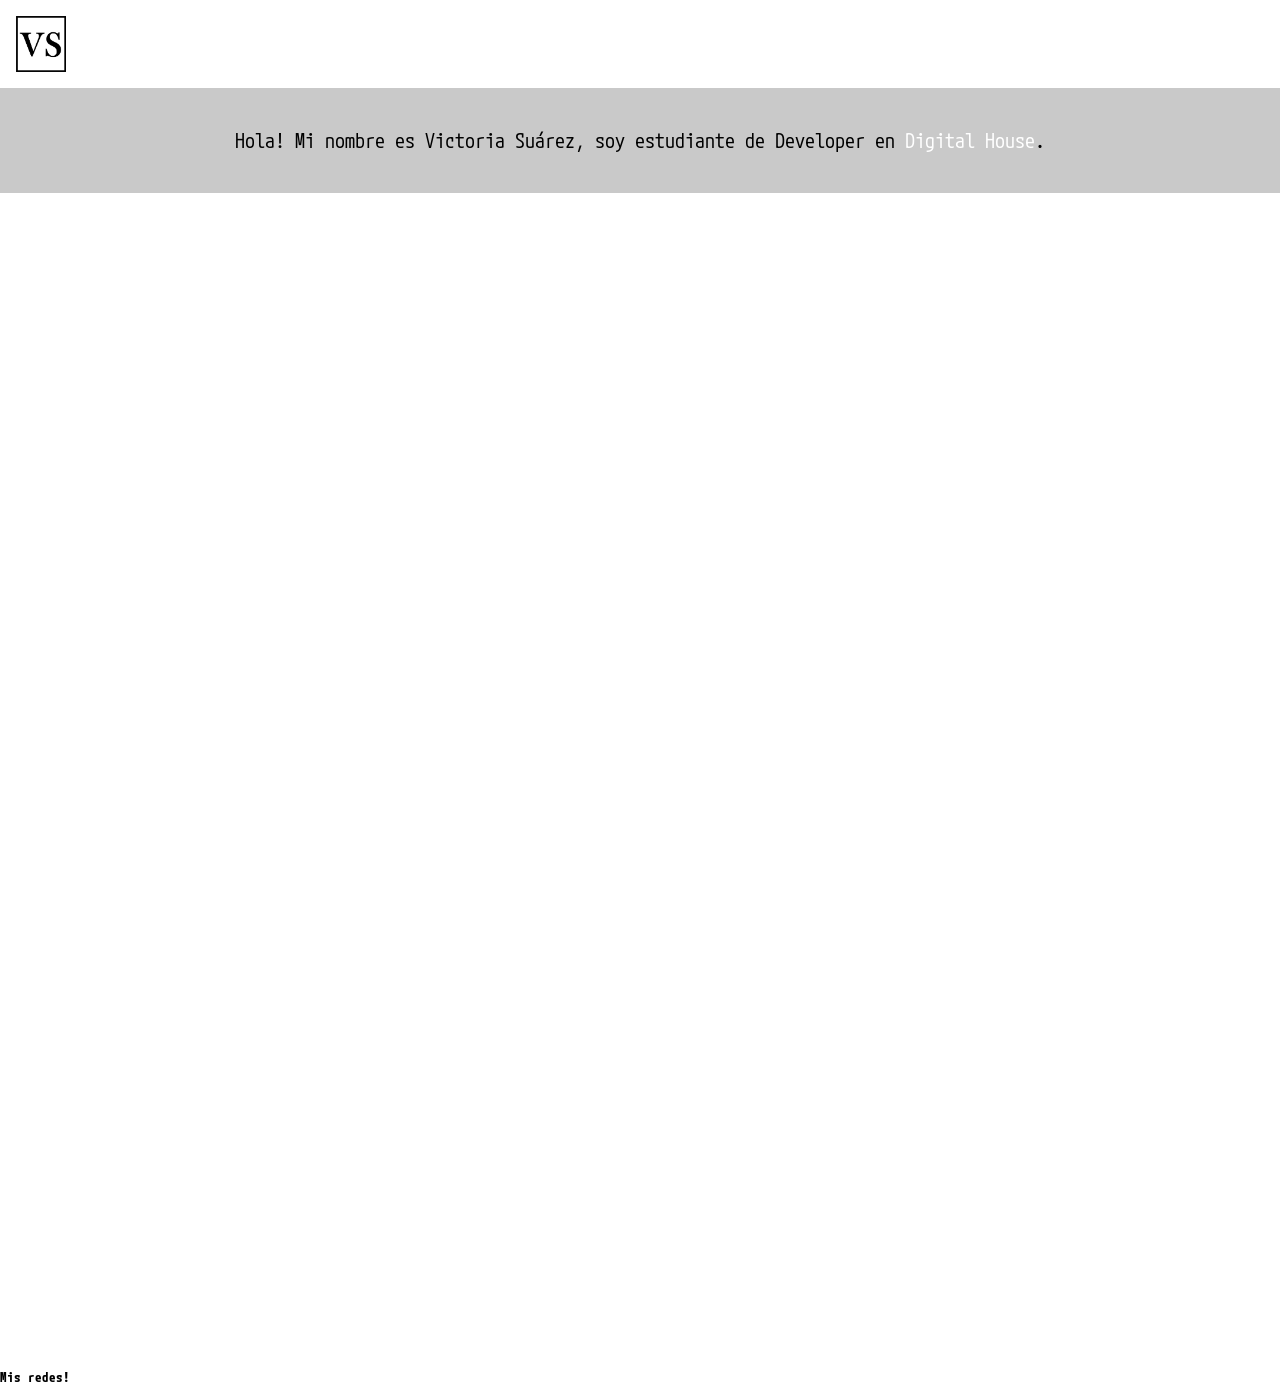
<file: index.html>
<!DOCTYPE html>
<html lang="es">

<head>
    <meta charset="UTF-8">
    <meta http-equiv="X-UA-Compatible" content="IE=edge">
    <meta name="viewport" content="width=device-width, initial-scale=1.0">
    <title>Portafolio Victoria Suarez</title>
    <link rel="stylesheet" href="style.css">
</head>

<body>
    <header>
        <div>
            <img width= 50px src="./img/VS.png" alt="portafolio">
        </div>
    </header>
    <main>
        <!-- Presentacion -->
        <p class="presentacion"> Hola! Mi nombre es Victoria Suárez, soy estudiante de Developer en 
            <a href="https://www.digitalhouse.com/latam/" target="_blank"> Digital House</a>. 
        </p>

        <!-- Letras tipiadas -->
        <div class="wrapper">
            <div class="typing-demo">
                Bienvenid@ a mi portafolio!
            </div>
        </div>
        <!-- Aviso de trabajos -->
        <div class="aviso"> A continuación se encuentra una lista de los trabajos realizados hasta el momento: </div>
        <!-- Lista de trabajos -->
        <div class="contenedor"> 
        </div>
    </main>
    <footer>
        <h5>Mis redes!</h5>
    </footer>
    <script src="./portafolio.js"></script>
    <script src="./script.js"></script>
</body>

</html>
</file>
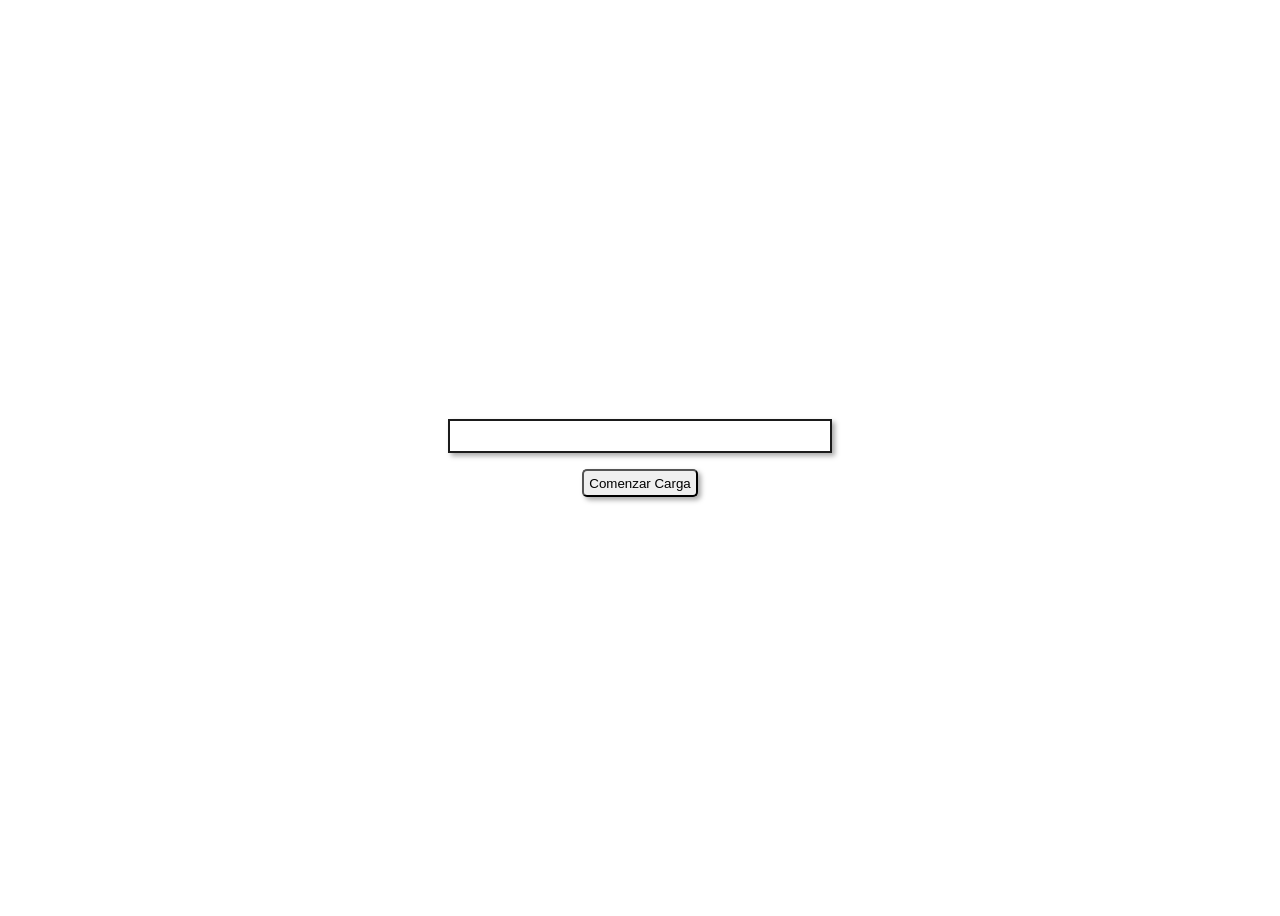
<file: Barra-de-carga/index.html>
<!DOCTYPE html>
<html lang="en">
<head>
    <meta charset="UTF-8">
    <meta http-equiv="X-UA-Compatible" content="IE=edge">
    <meta name="viewport" content="width=device-width, initial-scale=1.0">
    <title>Barra de Progreso</title>
    <link rel="stylesheet" href="./style.css">
</head>
<body>
    <div id="progreso">
        <div id="barra">10%</div>
    </div>
    <button id="iniciar-carga">Comenzar Carga</button>
    <script src="./index.js"></script>
</body>
</html>
</file>
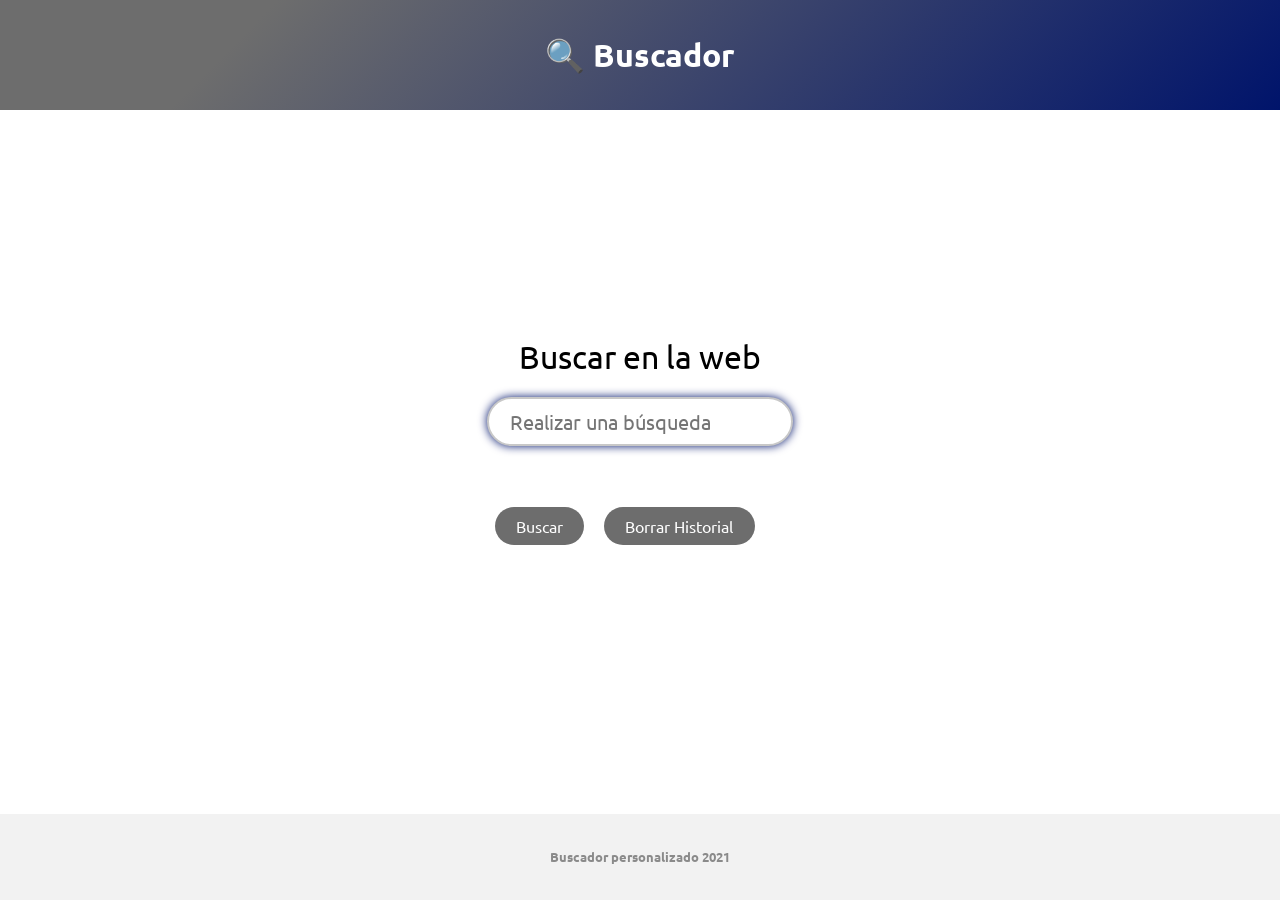
<file: Buscador/index.html>
<!DOCTYPE html>
<html lang="es">

<head>
    <meta charset="UTF-8">
    <meta http-equiv="X-UA-Compatible" content="IE=edge">
    <meta name="viewport" content="width=device-width, initial-scale=1.0">
    <title>Buscador</title>
    <link rel="stylesheet" href="./css/styles.css">
</head>

<body>
    <header class="super-center">
        <h1>🔍 Buscador</h1>
    </header>

    <main class="super-center">

        <form class="search">
            <label for="busqueda">Buscar en la web</label>
            <input id="busqueda" type="text" placeholder="Realizar una búsqueda">
            <button type="submit" class="btn-buscar">Buscar</button>
            <button id="delete" type="button">Borrar Historial</button>
        </form>

        <div id="busquedas-realizadas">

        </div>
    </main>

    <footer class="super-center">
        <h5>Buscador personalizado 2021</h5>
    </footer>


    <script src="./js/app.js"></script>
</body>

</html>
</file>
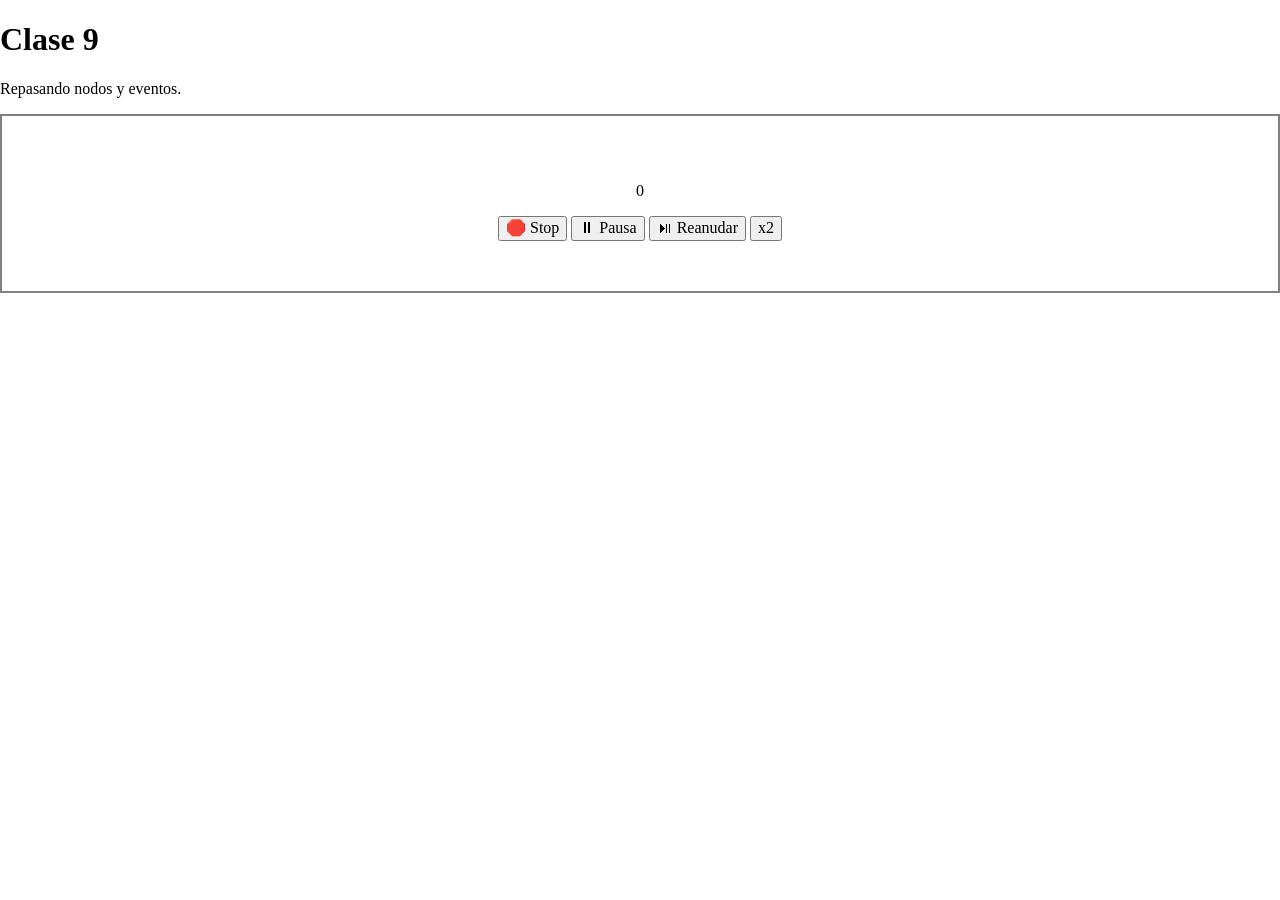
<file: Contador/index.html>
<!DOCTYPE html>
<html lang="en">
<head>
    <meta charset="UTF-8">
    <meta http-equiv="X-UA-Compatible" content="IE=edge">
    <meta name="viewport" content="width=device-width, initial-scale=1.0">
    <title>Document</title>
    <link rel="stylesheet" href="./css/normalize.css">
    <link rel="stylesheet" href="./css/styles.css">
    <script src="./js/app.js" defer></script>
</head>
<body>

    <header>
        <h1>Clase 9</h1>
        <p>Repasando nodos y eventos.</p>
    </header>

    <div class="contenedor">
        <p id="valor">0</p>
        <button id="stop">🛑 Stop</button>
        <button id="pause">⏸ Pausa</button>
        <button id="replay">⏯ Reanudar</button>
        <button id="fast">x2</button>
    </div>
    
</body>
</html>
</file>
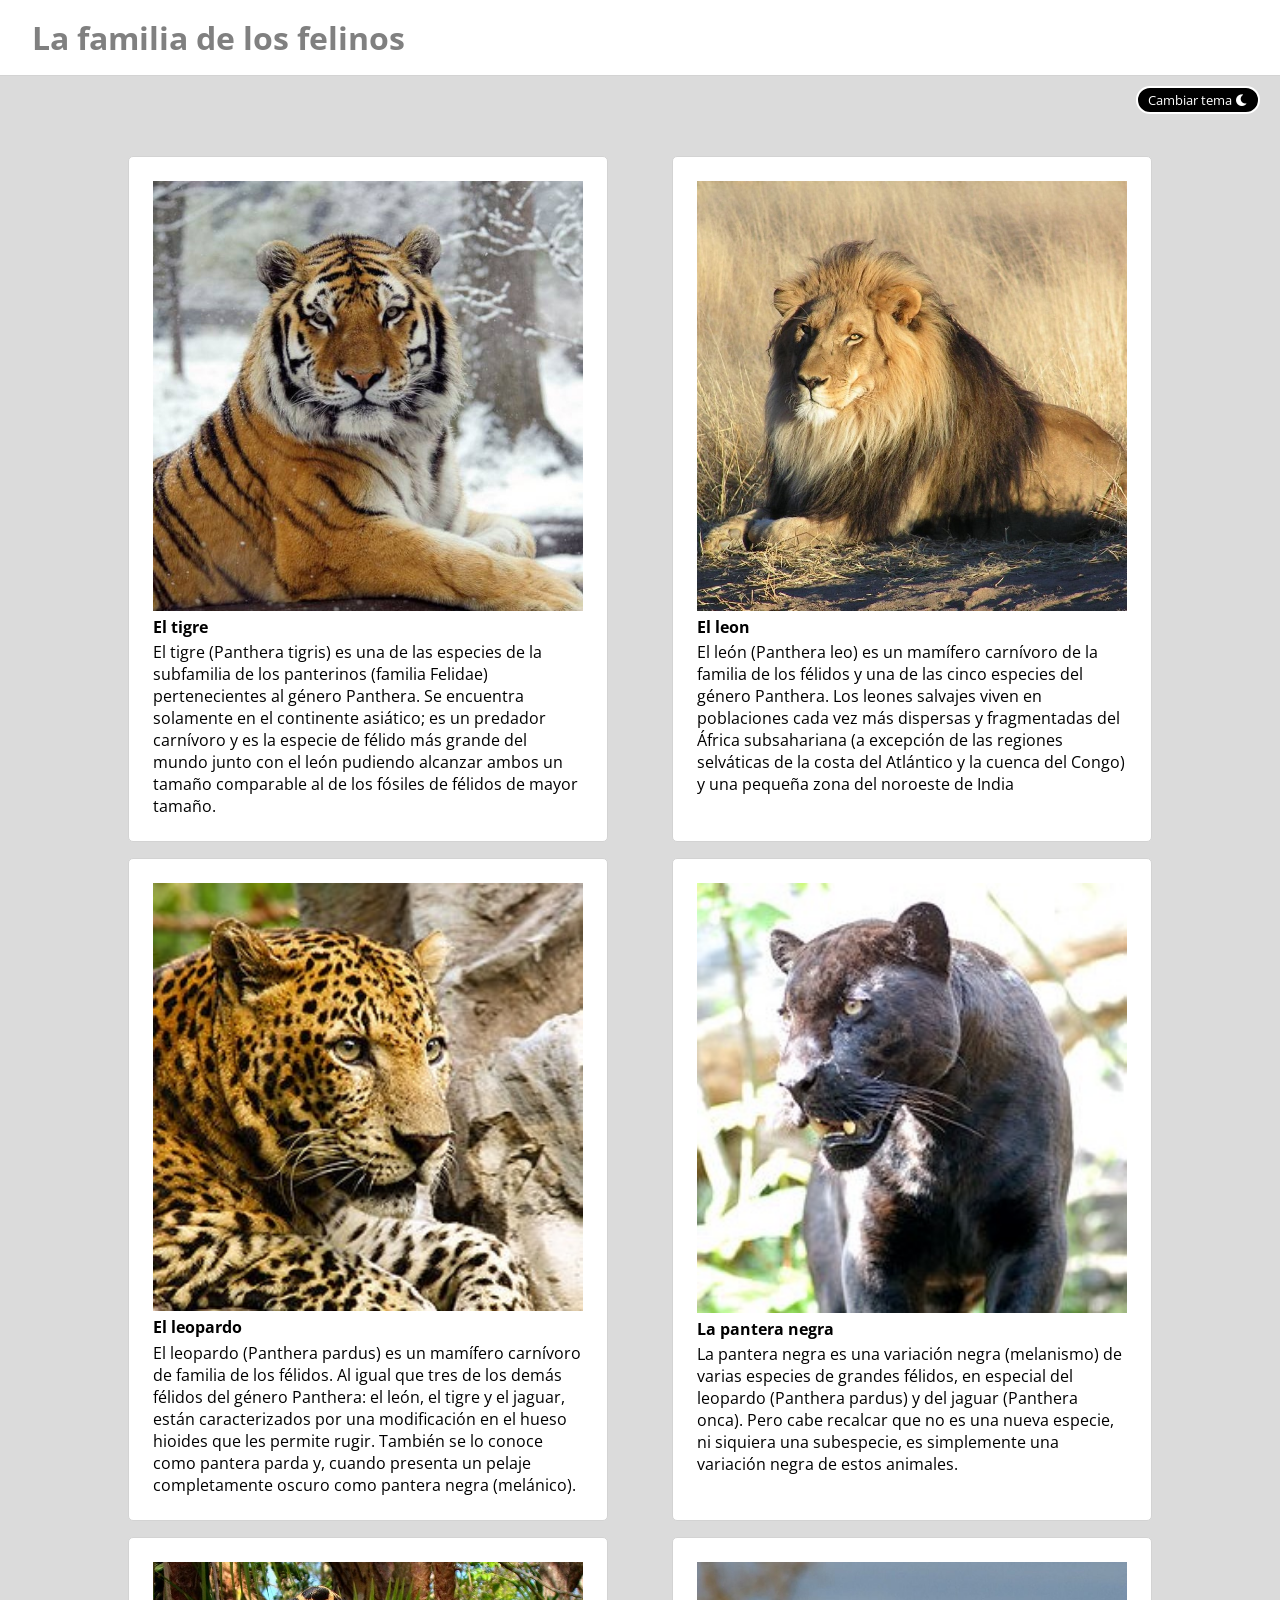
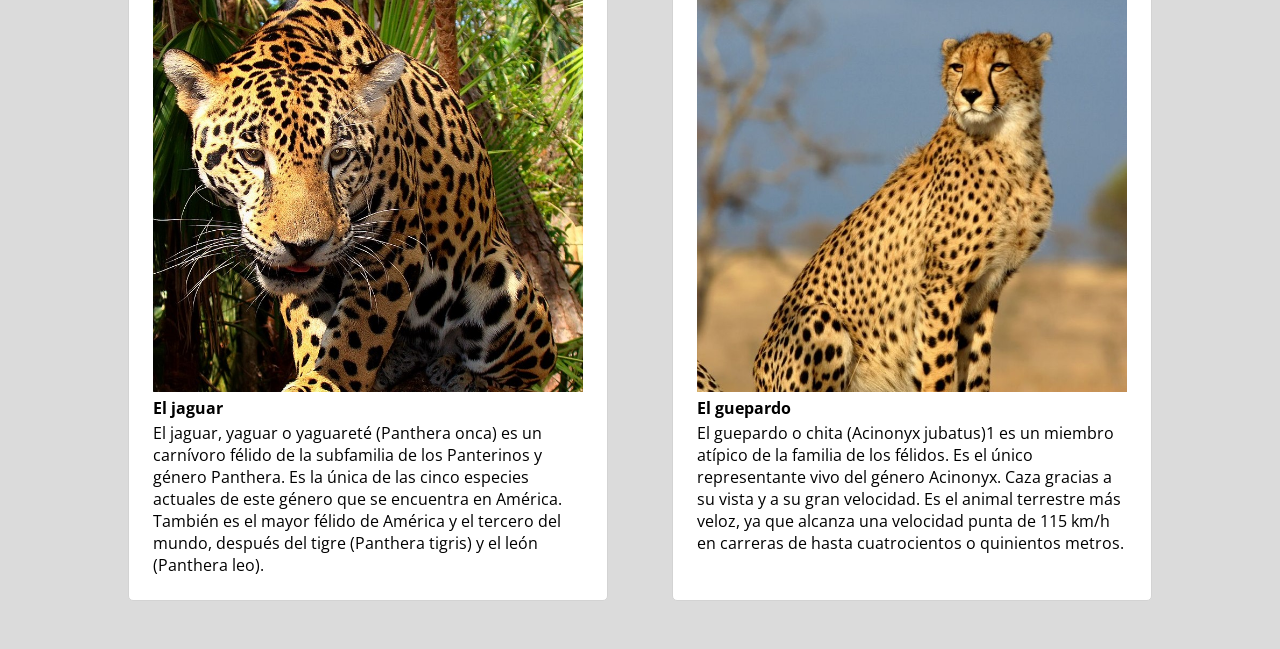
<file: Dark-mode/index.html>
<!DOCTYPE html>
<html lang="es">

<head>
  <meta charset="UTF-8">
  <meta http-equiv="X-UA-Compatible" content="IE=edge">
  <meta name="viewport" content="width=device-width, initial-scale=1.0">
  <link rel="stylesheet" href="https://cdnjs.cloudflare.com/ajax/libs/font-awesome/6.0.0-beta2/css/all.min.css" integrity="sha512-YWzhKL2whUzgiheMoBFwW8CKV4qpHQAEuvilg9FAn5VJUDwKZZxkJNuGM4XkWuk94WCrrwslk8yWNGmY1EduTA==" crossorigin="anonymous" referrerpolicy="no-referrer" />
  <link rel="stylesheet" href="styles.css">
  <title>Clase 5</title>
</head>

<body class="">

  <h1>La familia de los felinos</h1>

  <div class="theme">
    <button onclick="cambiarTema()">Cambiar tema <i class="fas fa-moon"></i></button>
  </div>

  <div class="contenedor">
    
  </div>

  <script src="./listadoFelinos.js"></script>
  <script src="./scripts.js"></script>
</body>

</html>
</file>
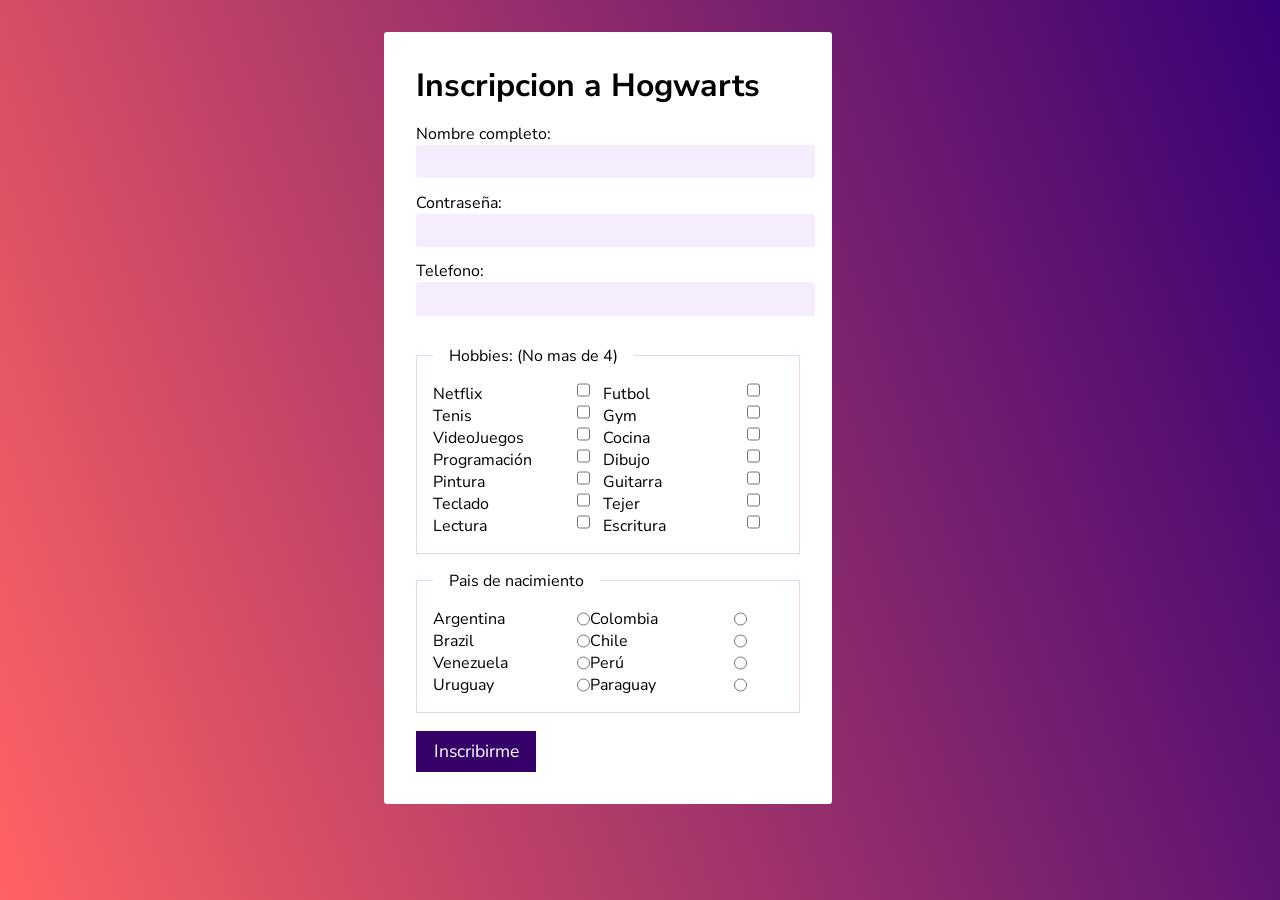
<file: Formulario-harry-potter/index.html>
<!DOCTYPE html>
<html lang="es">

<head>
        <meta charset="UTF-8">
        <meta http-equiv="X-UA-Compatible" content="IE=edge">
        <meta name="viewport" content="width=device-width, initial-scale=1.0">
        <link rel="stylesheet" href="./styles.css">
        <title>Clase 11</title>
</head>

<body>
        <form>
                <h1>Inscripcion a Hogwarts</h1>
                <label for="nombre">Nombre completo:</label>
                <input type="text" class="" name="nombre" id="nombre" autocomplete="off">
                <label for="pass">Contraseña:</label>
                <input type="password" name="pass" id="pass">
                <label for="tel">Telefono:</label>
                <input type="text" name="tel" id="tel">

                <fieldset>
                        <legend>Hobbies: (No mas de 4)</legend>
                        <label for="hobbiesNetflix">Netflix</label>
                        <input type="checkbox" name="hobbies" id="hobbiesNetflix">

                        <label for="hobbiesFutbol">Futbol</label>
                        <input type="checkbox" name="hobbies" id="hobbiesFutbol">

                        <label for="hobbiesTenis">Tenis</label>
                        <input type="checkbox" name="hobbies" id="hobbiesTenis">

                        <label for="hobbiesGym">Gym</label>
                        <input type="checkbox" name="hobbies" id="hobbiesGym">

                        <label for="hobbiesVideoJuegos">VideoJuegos</label>
                        <input type="checkbox" name="hobbies" id="hobbiesVideoJuegos">

                        <label for="hobbiesCocina">Cocina</label>
                        <input type="checkbox" name="hobbies" id="hobbiesCocina">

                        <label for="hobbiesProgramacion">Programación</label>
                        <input type="checkbox" name="hobbies" id="hobbiesProgramación">

                        <label for="hobbiesDibujo">Dibujo</label>
                        <input type="checkbox" name="hobbies" id="hobbiesDibujo">

                        <label for="hobbiesPintura">Pintura</label>
                        <input type="checkbox" name="hobbies" id="hobbiesPintura">

                        <label for="hobbiesGuitarra">Guitarra</label>
                        <input type="checkbox" name="hobbies" id="hobbiesGuitarra">

                        <label for="hobbiesTeclado">Teclado</label>
                        <input type="checkbox" name="hobbies" id="hobbiesTeclado">

                        <label for="hobbiesTeJER">Tejer</label>
                        <input type="checkbox" name="hobbies" id="hobbiesTejer">

                        <label for="hobbiesLectura">Lectura</label>
                        <input type="checkbox" name="hobbies" id="hobbiesLectura">

                        <label for="hobbiesEscritura">Escritura</label>
                        <input type="checkbox" name="hobbies" id="hobbiesEscritura">

                </fieldset>

                <fieldset>
                        <legend>Pais de nacimiento</legend>
                        <label for="nacionalidadArgentina">Argentina </label>
                        <input type="radio" name="nacionalidad" id="nacionalidadArgentina">

                        <label for="nacionalidadColombiana">Colombia </label>
                        <input type="radio" name="nacionalidad" id="nacionalidadColombiana">

                        <label for="nacionalidadBrazilera">Brazil </label>
                        <input type="radio" name="nacionalidad" id="nacionalidadBrazilera">

                        <label for="nacionalidadChilena">Chile </label>

                        <input type="radio" name="nacionalidad" id="nacionalidadChilena">
                        <label for="nacionalidadVenezolana">Venezuela </label>

                        <input type="radio" name="nacionalidad" id="nacionalidadVenezolana">
                        <label for="nacionalidadPerú">Perú </label>

                        <input type="radio" name="nacionalidad" id="nacionalidadPerú">
                        <label for="nacionalidadUruguay">Uruguay </label>

                        <input type="radio" name="nacionalidad" id="nacionalidadUruguay">
                        <label for="nacionalidadParaguay">Paraguay </label>

                        <input type="radio" name="nacionalidad" id="nacionalidadParaguay">
                </fieldset>

                <button type="submit">Inscribirme</button>
        </form>

        <script src="./app.js"></script>
</body>
</html>
</file>
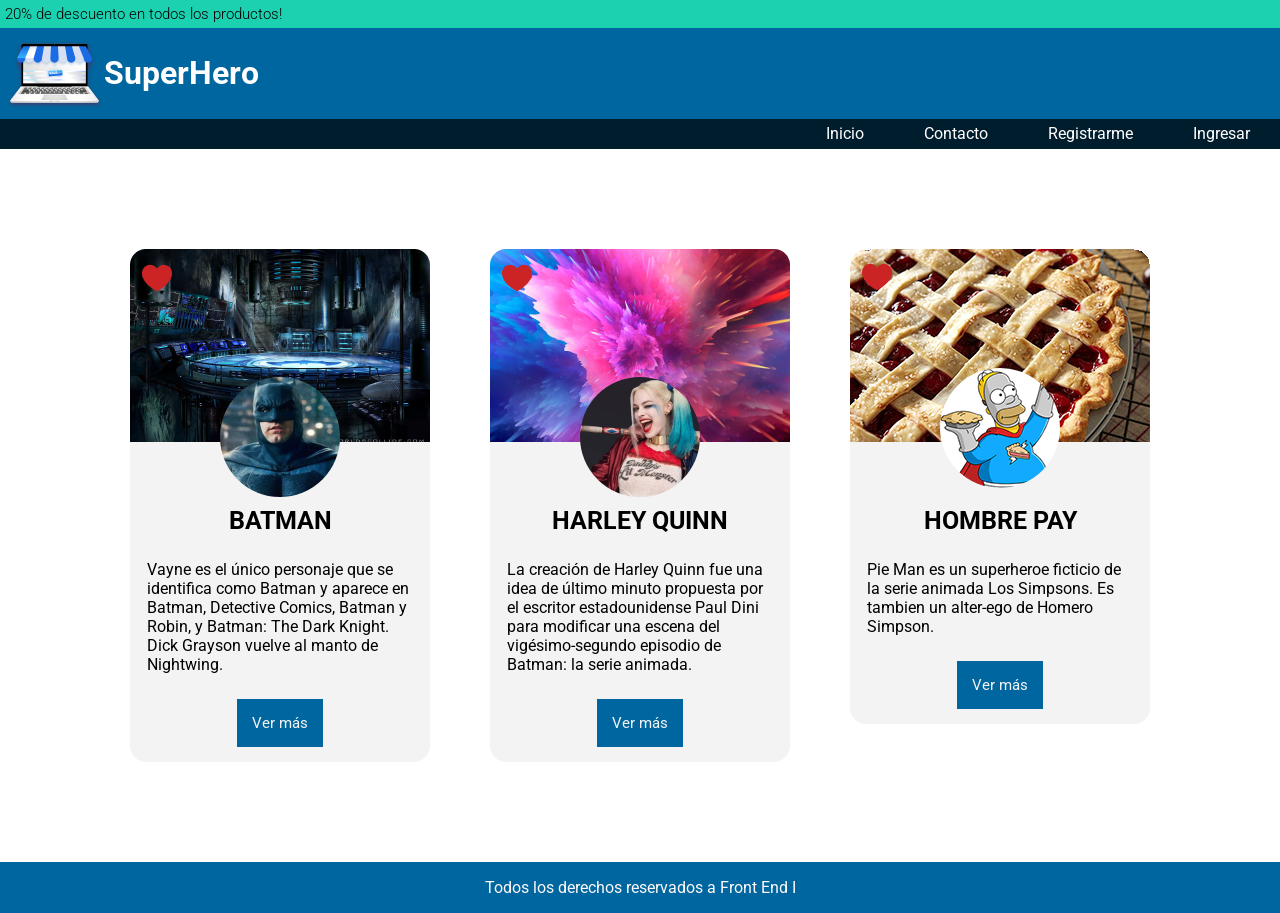
<file: Heroes/index.html>
<!DOCTYPE html>
<html lang="es">

<head>
    <meta charset="UTF-8">
    <meta http-equiv="X-UA-Compatible" content="IE=edge">
    <meta name="viewport" content="width=device-width, initial-scale=1.0">
    <title>Heroes</title>
    <link href="https://fonts.googleapis.com/css2?family=Roboto&display=swap" rel="stylesheet">
    <link href="./css/style.css" rel="stylesheet">
</head>

<body>
    <header>
        <div>
            <h2>20% de descuento en todos los productos!</h2>
        </div>
        <div class="header_">
            <img src="./img/Tineda.png" alt="tienda">
            <h1>SuperHero</h1>
        </div>
        <nav>
            <ul type="none">
                <li><a href="index.html">Inicio</a></li>
                <li><a href="contacto.html">Contacto</a></li>
                <li><a href="registro.html">Registrarme</a></li>
                <li><a href="ingresar.html">Ingresar</a></li>
            </ul>
        </nav>
    </header>

<main>
        <div class="heroes">
        </div>
    
</main>
</body>
<footer>
    Todos los derechos reservados a Front End I
</footer>
<script src="./lista-heroes.js"></script>
<script src="./script-heroes.js"></script>
    </html>
</file>
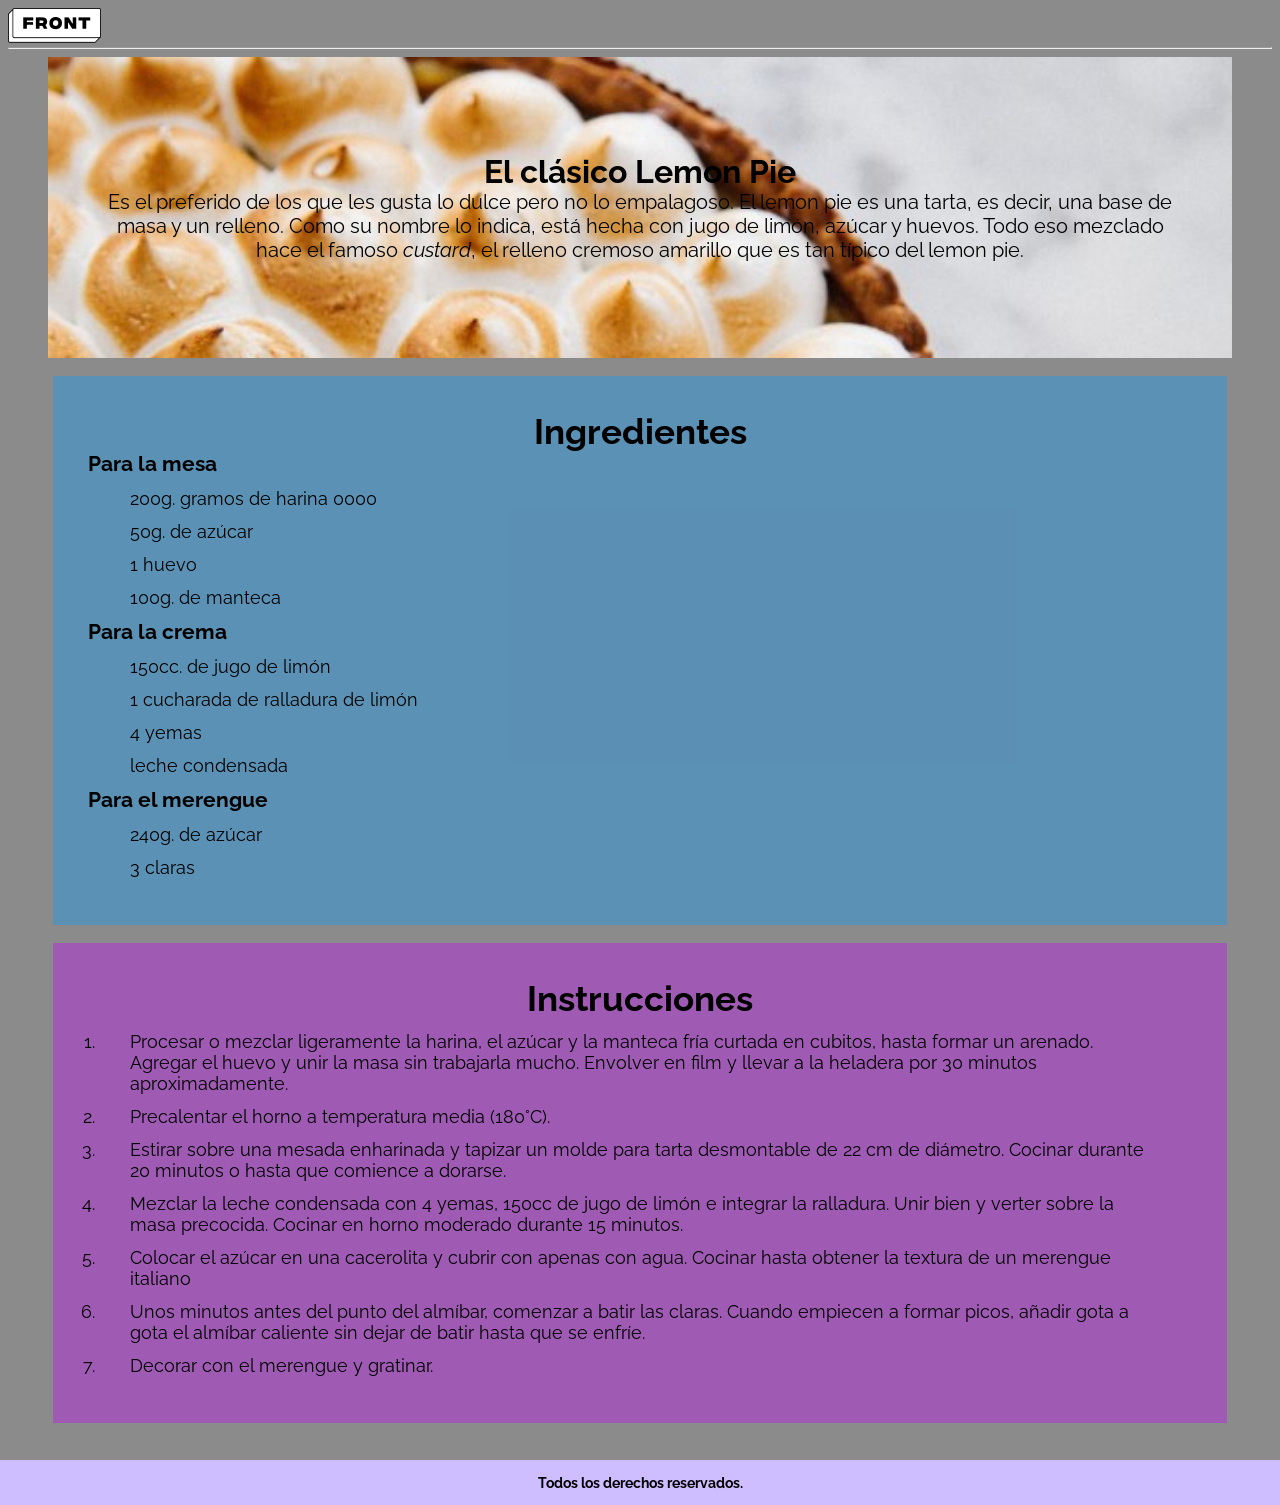
<file: Lemon-pie/index.html>
<!DOCTYPE html>
<html lang="es">

<head>
    <meta charset="UTF-8">
    <meta http-equiv="X-UA-Compatible" content="IE=edge">
    <meta name="viewport" content="width=device-width, initial-scale=1.0">
    <title>El clásico Lemon Pie</title>
    <link rel="stylesheet" href="style.css">
</head>

<body>
    <header>

        <img src="img/Front.png" alt="Logo de Front">
        <hr>
    </header>

    <main>
        <div class="encabezado">
            <h1>El clásico Lemon Pie</h1>
            <p>Es el preferido de los que les gusta lo dulce pero no lo empalagoso. El lemon pie es una tarta, es decir, una
                base de masa y un relleno. Como su nombre lo indica, está hecha con jugo de limón, azúcar y huevos. Todo eso
                mezclado hace el famoso <i>custard</i>, el relleno cremoso amarillo que es tan típico del lemon pie.</p>
        </div>
        <section class="ingredientes">
            <h2 class="tit-ingred">Ingredientes</h2>
            <h3>Para la mesa</h3>
            <ul type=none>
                <li>200g. gramos de harina 0000</li>
                <li>50g. de azúcar</li>
                <li>1 huevo</li>
                <li>100g. de manteca</li>
            </ul>
            <h3>Para la crema</h3>
            <ul type=none>
                <li>150cc. de jugo de limón</li>
                <li>1 cucharada de ralladura de limón</li>
                <li>4 yemas</li>
                <li>leche condensada</li>
            </ul>
            <h3>Para el merengue</h3>
            <ul type=none>
                <li>240g. de azúcar</li>
                <li>3 claras</li>
            </ul>
        </section>
        <section class="instrucciones">
            <h2 class="tit-instruc">Instrucciones</h2>
            <ol type="1" start="1">
                <li>Procesar o mezclar ligeramente la harina, el azúcar y la manteca fría curtada en cubitos, hasta
                    formar un arenado. Agregar el huevo y unir la masa sin trabajarla mucho. Envolver en film y llevar a
                    la heladera por 30 minutos aproximadamente.</li>
                <li>Precalentar el horno a temperatura media (180°C).</li>
                <li>Estirar sobre una mesada enharinada y tapizar un molde para tarta desmontable de 22 cm de diámetro.
                    Cocinar durante 20 minutos o hasta que comience a dorarse.</li>
                <li>Mezclar la leche condensada con 4 yemas, 150cc de jugo de limón e integrar la ralladura. Unir bien y
                    verter sobre la masa precocida. Cocinar en horno moderado durante 15 minutos.</li>
                <li>Colocar el azúcar en una cacerolita y cubrir con apenas con agua. Cocinar hasta obtener la textura
                    de un merengue italiano</li>
                <li>Unos minutos antes del punto del almíbar, comenzar a batir las claras. Cuando empiecen a formar
                    picos, añadir gota a gota el almíbar caliente sin dejar de batir hasta que se enfríe.</li>
                <li>Decorar con el merengue y gratinar.</li>
            </ol>
        </section>
        <br>
    </main>

    <footer>
        <p> Todos los derechos reservados.</p>
    </footer>
</body>

</html>
</file>
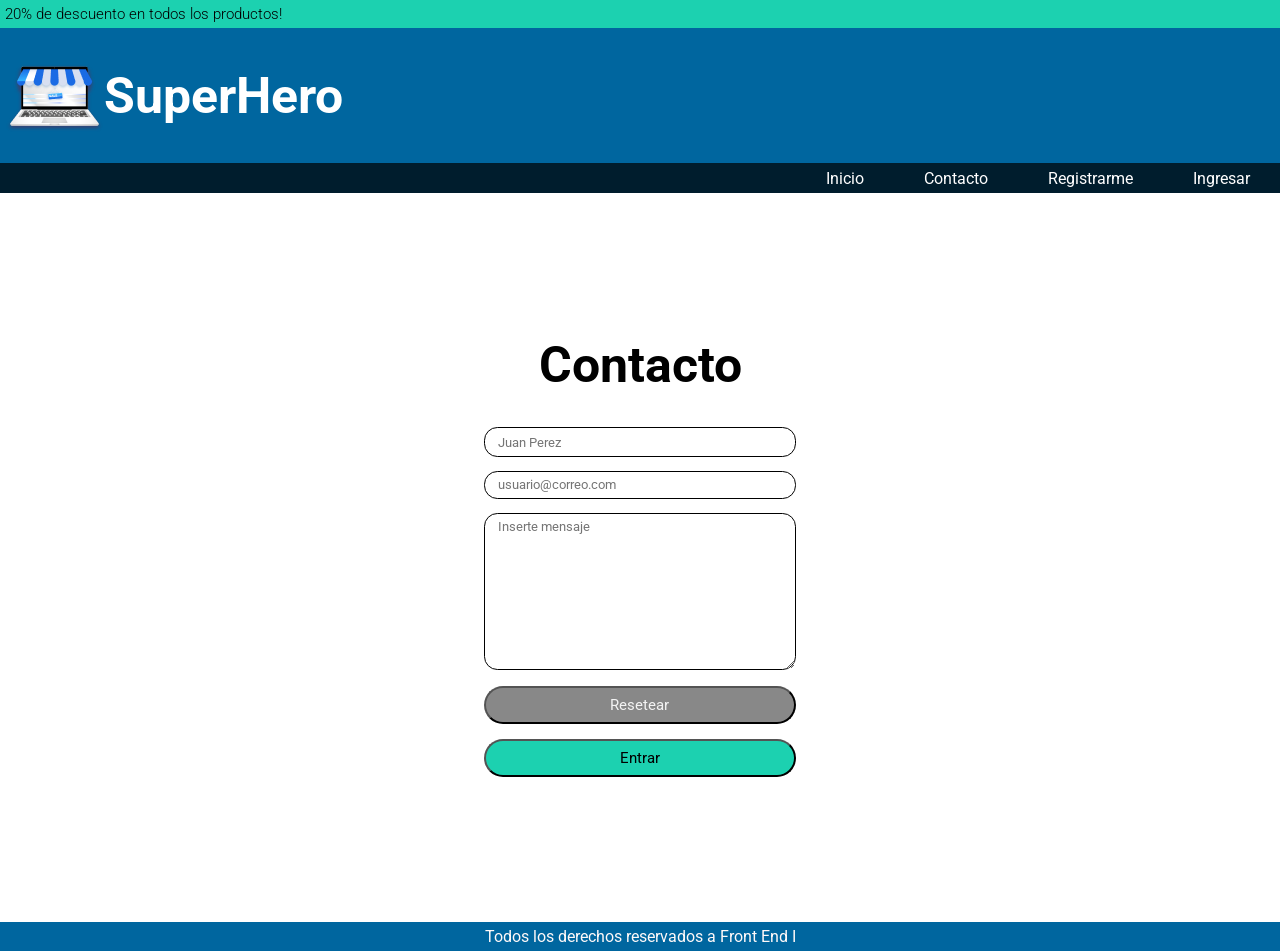
<file: Heroes/contacto.html>
<!DOCTYPE html>
<html lang="es">

<head>
    <meta charset="UTF-8" />
    <meta http-equiv="X-UA-Compatible" content="IE=edge" />
    <meta name="viewport" content="width=device-width, initial-scale=1.0" />
    <title>Heroes</title>
    <link href="https://fonts.googleapis.com/css2?family=Roboto&display=swap" rel="stylesheet" />
    <link href="./css/contacto.css" rel="stylesheet" />
</head>

<body>
    <header>
        <div>
            <h2>20% de descuento en todos los productos!</h2>
        </div>
        <div class="header_">
            <img src="./img/Tineda.png" alt="tienda" />
            <h1>SuperHero</h1>
        </div>
        <nav>
            <ul type="none">
                <li><a href="index.html">Inicio</a></li>
                <li><a href="contacto.html">Contacto</a></li>
                <li><a href="registro.html">Registrarme</a></li>
                <li><a href="ingresar.html">Ingresar</a></li>
            </ul>
        </nav>
    </header>

    <main>
        <h1>Contacto</h1>
        <form action="index.html">
            <div class="formulario">
                <input type="text" placeholder="Juan Perez" id="nombre" />
                <input type="email" placeholder="usuario@correo.com" id="email" />
                <textarea placeholder="Inserte mensaje" id="comentarios"></textarea>
            </div>
            <div class="formulario">
                <button type="reset" name="Resetear" id="boton-resetear">
                    Resetear
                </button>
                <button type="submit" name="entrar" id="boton-enviar">Entrar</button>
            </div>
        </form>
    </main>
</body>
<footer>Todos los derechos reservados a Front End I</footer>

</html>
</file>
<file: style.css>
@import url('https://fonts.googleapis.com/css2?family=M+PLUS+Code+Latin&display=swap');

:root {
    --secondary: #00ffb3;
    --primary: #00aaff;
}

* {
    margin: 0;
    padding: 0;
    font-family: 'M PLUS Code Latin', sans-serif;
    align-items: center;
}

body {
    background-image: URL('https://www.hostinger.es/tutoriales/wp-content/uploads/sites/7/2019/04/mejores-plantillas-de-portfolio-de-wordpress.jpg');
    background-size: cover;
}

header div {
    display: flex;
    padding: 1em;
    background-color: #FFFFFF;

}

/* Presentacion */
.presentacion {
    justify-content: center;
    background-color: rgba(148, 148, 148, 0.5);
    padding: 2em;
    font-size: 1.25em;
    text-align: center;
    
}

.presentacion a {
    text-decoration: none;
    color: #ffffff;
}

/* Desde HTML */
.contenedor {
    width: 300px;
    margin: 3% 5%;
    font-size: 1.05em;
}

/* Desde JS */
.item {
    /* padding: 6em;
    background-color: rgba(145, 186, 255, 0.80);
    box-sizing: border-box;
    margin-bottom: 1em;
    border-radius: 5px;
    border-radius: 15px; */
    padding: 1em;
    box-sizing: border-box;
    margin-bottom: 1em;
    border-radius: 15px;
    transition: all 100ms ease;
}

.item:hover {
    background-color: turquoise;
    text-align: center;
}

p a {
    text-decoration: none;
    color: #ffffff;
}


.animado {
    z-index: 20;
    transition: all 200ms ease;
}

.animado:hover {
    transform: scale(1.2);
    box-shadow: 0px 0px 10px lightgrey;
    transform: translate(50px);
}

.image {
    width: 100%;
}


/* Bienvenidos */
.wrapper {
    height: 15em;
    color: #ffffff;
    /*This part is important for centering*/
    display: flex;
    align-items: center;
    justify-content: center;
}

.typing-demo {
    width: 27ch;
    animation: typing 2s steps(22), blink .5s step-end infinite alternate;
    white-space: nowrap;
    overflow: hidden;
    border-right: 3px solid;
    font-family: monospace;
    font-size: 1.75em;
}

@keyframes typing {
    from {
        width: 0
    }
}

@keyframes blink {
    20% {
        border-color: transparent
    }
}

.aviso {
    color: #ffffff;
    margin-left: 2%;
}

@media (max-width:460px) {
    .item {
        padding: 1em;
        transition: 0;
    }
    .item:hover {
        background-color: transparent;
        text-align: start;
    }
    .animado {
        transition: 0;
        z-index: 0;
    }
    .animado:hover {
        transform: scale(0,0);
        box-shadow: 0px 0px 0px 0px;
        transform: translate(0px);
    }
}
</file>
<file: Barra-de-carga/style.css>
body {
    height: 100vh;
    display: flex;
    flex-direction: column;
    justify-content: center;
    align-items: center;
  }
   
  #progreso {
    width: 30%;
    border: 2px solid rgb(27, 27, 27);
    box-shadow: 3px 3px 5px darkgray;
  }
   
  #barra {
    width: 0%;
    height: 30px;
    background-color: #04aa6d;
    text-align: center;
    line-height: 30px;
    color: white;
  }
   
  #iniciar-carga {
    margin-top: 1rem;
    padding: 0.3rem;
    border-radius: 5px;
    box-shadow: 3px 3px 5px darkgray;
    cursor: pointer;
  }
</file>
<file: Buscador/css/styles.css>
@import url('https://fonts.googleapis.com/css2?family=Ubuntu:wght@300;400;700&display=swap');

:root {
  --primary: #6d6d6d;
  --secondary: #00146b;
  --app-grey: #F2F2F2;
  --warning: #fce043;
}

* {
  padding: 0;
  margin: 0;
  box-sizing: border-box;
  font-family: 'Ubuntu', sans-serif;
}

body {
  height: 100vh;
  display: flex;
  flex-direction: column;
}

.super-center {
  display: flex;
  align-items: center;
  justify-content: center;
}

header {
  flex-grow: 1;
  color: white;
  background-color: #ff004c;
  background-image: linear-gradient(315deg, var(--secondary)0%, var(--primary) 80%);
}

main {
  flex-grow: 6;
  display: flex;
  flex-direction: column;
  align-items: center;
}

label, input {
  display: flex;
  flex-direction: column;
  align-items: center;
}

form label {
  font-size: 2em;
  margin: 20px 0;
}

form input {
  width: 100%;
  padding: 3% 7%;
  border-radius: 50vh;
  border: 2px solid rgb(200, 200, 200);
  box-shadow: 0px 0px 10px var(--secondary);
  font-size: 20px;
}

.btn-buscar {
  justify-content: space-around;
  
}

form button {
  color: white;
  /* font-weight: bold; */
  font-size: 1em;
  background-color: var(--primary);
  border: none;
  border-radius: 50vh;
  margin: 20% 2.5%;
  padding: 3% 7%;
  cursor: pointer;


}

button:hover {
  background-color: var(--secondary);
}

footer {
  flex-grow: 1;
  background-color: var(--app-grey);
  color: rgb(138, 138, 138);
}
</file>
<file: Contador/css/styles.css>
.contenedor{
    text-align: center;
    border: 2px solid grey;
    padding: 50px;
}
</file>
<file: Dark-mode/styles.css>
@import url('https://fonts.googleapis.com/css2?family=Open+Sans:wght@300;400&display=swap');

* {
  margin: 0;
  padding: 0;
  font-family: 'Open Sans', sans-serif;
}

body {
  background-color: rgb(219, 219, 219);
}

h1 {
  padding: .5em 1em;
  background-color: white;
  border-bottom: 1px solid lightgrey;
  color: grey;
}

.contenedor {
  display: flex;
  flex-wrap: wrap;
  justify-content: space-between;
  width: 80%;
  margin: 2em 10%;
}

.item {
  width: 30em;
  background-color: white;
  box-sizing: border-box;
  padding: 1.5em;
  margin-bottom: 1em;
  border-radius: 5px;
  border: 1px solid lightgray;
}

.item img {
  width: 100%;
}

.item h2 {
  font-size: 1em;
  margin-bottom: .2em;
}


/* estilos para tema oscuro ---------------------------------------------------------------------------------------------- */

.dark {
  background-color: rgb(39, 39, 39);
}

.dark h1 { 
  background-color: rgb(19, 19, 19);
  color: rgb(170, 170, 170);
  border-color: black;
}

.dark .item {
  background-color: rgb(19, 19, 19);
  border-color: black;
}

.dark p {
  color: rgb(230, 230, 230);
}

.dark h2 {
  color: rgb(230, 230, 230);
}
.dark .theme button{
  border: 2px solid black;
  background-color: white;
  color: black;
}


.theme{
  padding: 10px 20px;
  display: flex;
  justify-content: flex-end;
}

.theme button{
  border-radius: 50vh;
  border: 2px solid white;
  background-color: black;
  color: white;
  padding: 3px 10px;
  cursor: pointer;
}
</file>
<file: Formulario-harry-potter/styles.css>
@import url('https://fonts.googleapis.com/css2?family=Nunito+Sans:wght@200;400&display=swap');

:root {
  --secondary: #370075;
  --primary: #ff6262;
}

* {
  margin: 0;
  padding: 0;
  font-family: 'Nunito Sans', sans-serif;
}

body {
  display: flex;
  min-height: 100vh;
  background-image: linear-gradient(250deg, var(--secondary)0%, var(--primary) 100%);
}

form {
  background-color: white;
  width: 30vw;
  height: fit-content;
  padding: 2em;
  margin: 2em 30vw;
  border-radius: .2em;
}

h1 {
  margin-bottom: .5em;
}

input:not([type=checkbox]):not([type=radio]) {
  position: relative;
  width: 100%;
  padding: .5em;
  border-radius: .2em;
  border: 1px solid transparent;
  background-color: rgba(137, 43, 226, 0.082);
  margin-bottom: 1em;
}

input.error:not([type=checkbox]):not([type=radio]) {
  border: 1px solid red;
}

fieldset {
  display: flex;
  flex-wrap: wrap;
  width: 100%;
  border: none;
  border: 1px solid rgba(137, 43, 226, 0.205);
  margin-top: 1em;
  box-sizing: border-box;
  padding: 1em;
}

fieldset legend {
  padding: 0 1em;
}

fieldset label {
  display: block;
  width: 9em;
}



input[type=checkbox] {
  margin-right: 1em;
  margin-bottom: .6em;
}

input:hover {
  cursor: pointer;
}

button {
  background-color: rgb(54, 0, 105);
  color: #ffffff;
  font-size: 1.1em;
  padding: .5em 1em;
  border: none;
  margin-top: 1em;
}

button:hover {
  background-color: var(--primary);
  cursor: pointer;
  color: #000000;
}

button:disabled {
  opacity: .5;
  cursor: not-allowed;
}
</file>
<file: Heroes/css/style.css>
* {
    font-family: 'Roboto', sans-serif;
}
body h2{
    margin:0;
    font-size: 15px;
    padding: 5px;
    background-color: #1CD1B0;
    font-weight: 300;
}

nav{
    display: flex;
    height: 30px;
    background-color: #001d2d;
    justify-content: flex-end;
    align-items: center;
    
}

ul{
    display: flex;
}

ul li a {
    margin: 30px;
    text-decoration: white;
    color: #fff;
}


.header_ {
    display: flex;
    position: sticky;
    align-items: center;
    background-color: #00669F;
    color: #fff;
    padding: 5px;
    z-index: 2;
    font-weight: normal;
}

main {
    margin: 100px;
}

.heroes{
    display:flex;
    justify-content: space-around;
}

.nombre_heroe {
    border-radius: 100%;
    position: absolute;
    z-index: 1;
    left: 30%;
    top: 25%;

}

article div{
    display: flex;
    flex-direction: column;
    position: relative;
    background-color: #F3F3F3;
    width: 300px;
}

.boton_mas {
    border-radius: 100%;
    display: flex;
    flex-direction: column;
    margin-top: 240px;
    padding: 5px;
}

.vector_corazon{
    position:absolute;
    top: 3%;
    left:4%;

}
p{
    margin:auto;
    width: 89%;
    font-size: 1rem;
}

.btn-ver-mas{
    background-color: #00669F;
    padding: 15px;
    margin-top: 2.5rem;
    color: #f3f3f3;
    font-size: 15px;
    align-self: center;
    position: relative;
    bottom: 15px;
    text-decoration: none;
}


footer{
    display: flex;
    flex-direction: column;
    text-align: center;
    background-color: #00669F;
    color: #FFF9F9;
    padding: 1em;
}

article h3{
    text-align: center;
    margin-top: 4rem;
    font-size: 25px;
}
body{
    padding: 0;
    margin:0;
}

article div {
    border-radius: 1em;
}
</file>
<file: Lemon-pie/style.css>
@import url('https://fonts.googleapis.com/css2?family=Raleway&display=swap');

* {
    margin: 0;
    padding: 0;
    box-sizing: border-box;
    font-family: 'Raleway', sans-serif;
}

main {
    background-color: #575757b0;
}

header {
    padding: 0.5em;
    background-color: #575757b0;
}

.encabezado {
    padding: 6em 3em;
    text-align: center;
    margin: 0 3em ;
    background-image: url(./img/lemon-pie\ 2.jpg);
    background-size: cover;
}

.encabezado p {
    font-size: 1.25em;
}

.ingredientes {
    margin: 1em 3em;
    background-color: #029aff59;
    padding: 2em;
    font-size: 1.1em;
}

.tit-ingred {
    text-align: center;
    font-size: 2em;
}

li {
    padding: 0 30px;
    margin: 12px;
}

.instrucciones {
    margin: 1em 3em;
    background-color: #c402ff59;
    padding: 2em;
    font-size: 1.1em;
}

.tit-instruc {
    text-align: center;
    font-size: 2em;
}

footer {
    background-color: #ae91ff98;
    padding: 1em;
    font-size: 0.90em;
    font-weight: bold;
    text-align: center;
}
</file>
<file: Heroes/css/contacto.css>
* {
    font-family: 'Roboto', sans-serif;
}

body{
    padding: 0;
    margin:0;
}

body h2{
    margin:0;
    font-size: 15px;
    padding: 5px;
    background-color: #1CD1B0;
    font-weight: 300;
}

nav{
    display: flex;
    height: 30px;
    background-color: #001d2d;
    justify-content: flex-end;
    align-items: center;
}

ul{
    display: flex;
}

ul li a {
    margin: 30px;
    text-decoration: white;
    color: #fff;
}


.header_ {
    display: flex;
    align-items: center;
    background-color: #00669F;
    color: #fff;
    padding: 5px;
    z-index: 2;
    font-weight: normal;
}

main {
    display: flex;
    flex-direction: column;
    align-items: center;
    font-size: 13px;
    margin: 5% auto;
    padding: 45px;
    
}

h1 {
    font-size: 50px;
    font-weight: 700;
}

.formulario {
    display: flex;
    flex-direction: column;
    
}

#nombre {
    border: 1px solid;
    padding: 0.5em 9em 0.5em 1em;
    border-radius: 1em;
}

#email {
    border: 1.54px solid;
    padding: 5px 60px 0.5em 1em;
    margin-top: 1em;
    border-radius: 1em;
}

#comentarios {
    border: 1.54px solid;
    padding: 5px 60px 120px 1em;
    margin-top: 1em;
    border-radius: 1em;
}

div button {
    display: inline-block;
}

#boton-resetear {
    margin-top: 1rem;
    border-radius: 23px;
    background-color: #888888;
    padding: 8px 35px;
    color: #f3f3f3;
    font-size: 15px;
}
#boton-enviar {
    border-radius: 23px;
    background-color: #1CD1B0;
    padding: 8px 50px;
    font-size: 15px;
    margin-top: 1em;
}
footer{
    margin-top: 100px;
    text-align: center;
    background-color: #00669F;
    color: #FFF9F9;
    padding: 5px 15px;
}
</file>
